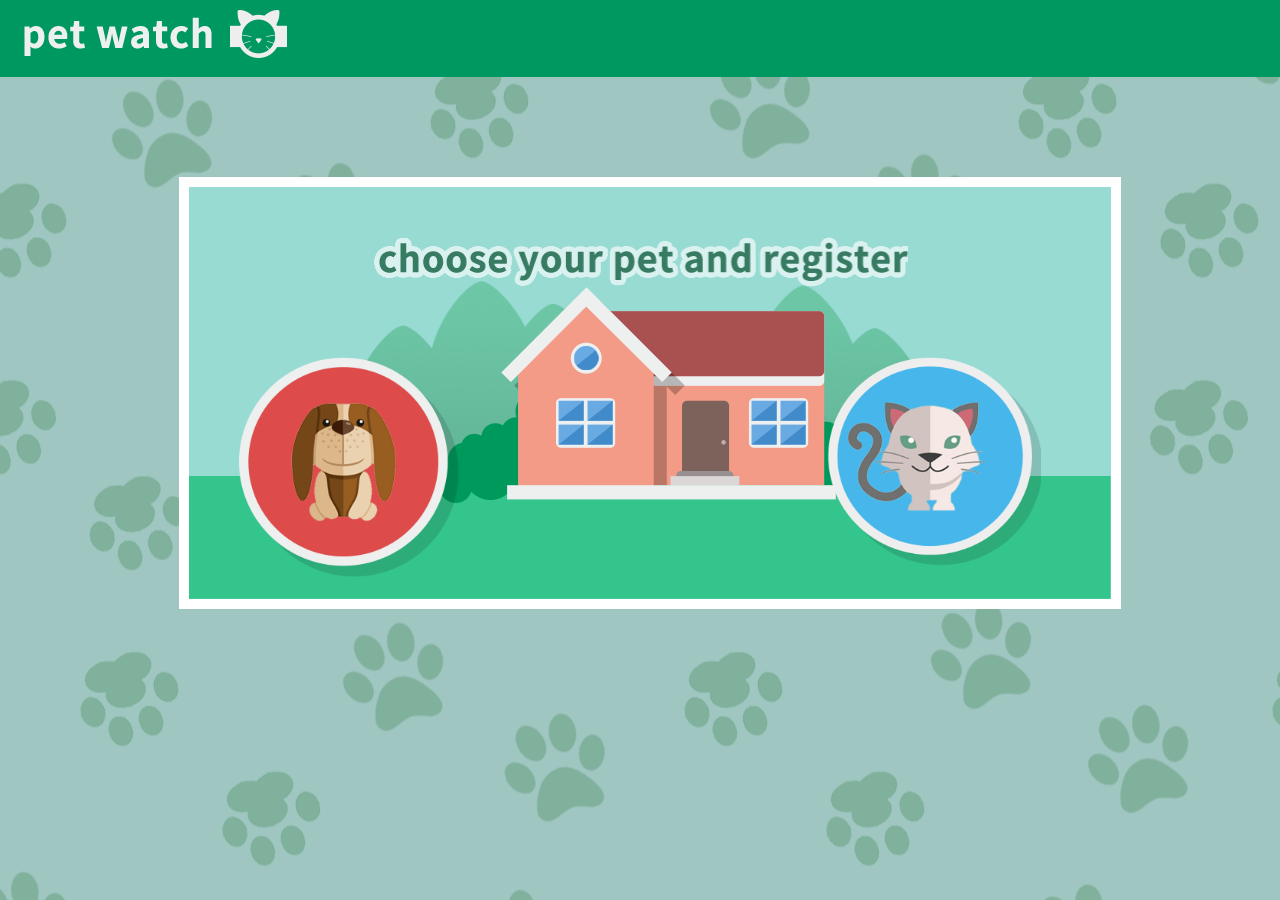
<file: page/main_html/index.html>
<!DOCTYPE html>
<html lang="en">
<head>
    <meta charset="UTF-8">
    <title>welcome!</title>
    <link href="../main_css/index_css.css" rel="stylesheet" type="text/css">
</head>
<body>
<div class="top"><img src="../images/top.png"></div>
<div class="container">
    <img src="../images/bg3.png">
    <div class="word"></div>
    <div class="dog"><img src="../images/dog.png"></div>
    <div class="cat"><img src="../images/cat.png"></div>
    <div class="house"></div>
</div>
<div class="demo">


<div class="login" style="margin-top:50px;">

    <div class="header">
        <div class="switch" id="switch"><a class="switch_btn_focus" id="switch_qlogin" href="javascript:void(0);" tabindex="7">快速登录</a>
            <a class="switch_btn" id="switch_login" href="javascript:void(0);" tabindex="8">快速注册</a><div class="switch_bottom" id="switch_bottom" style="position: absolute; width: 64px; left: 0px;"></div>
        </div>
    </div>


    <div class="web_qr_login" id="web_qr_login" style="display: block; height: 235px;">

        <!--登录-->
        <div class="web_login" id="web_login">
            <div class="login-box">
                <div class="login_form">
                    <form action="#" name="loginform" accept-charset="utf-8" id="login_form" class="loginForm" method="POST"><input type="hidden" name="did" value="0"/>
                        <input type="hidden" name="to" value="log"/>
                        <div class="uinArea" id="uinArea">
                            <label class="input-tips" for="u">手机：</label>
                            <div class="inputOuter" id="uArea">

                                <input type="text" id="u" name="username" class="inputstyle"/>
                            </div>
                        </div>
                        <div class="pwdArea" id="pwdArea">
                            <label class="input-tips" for="p">密码：</label>
                            <div class="inputOuter" id="pArea">

                                <input type="password" id="p" name="password" class="inputstyle"/>
                            </div>
                        </div>

                        <div style="padding-left:30px;margin-top:50px;"><input type="button" value="登 录" style="width:150px;" class="button_blue" onclick="login()"/></div>
                    </form>
                </div>

            </div>

        </div>
        <!--登录end-->
    </div>

    <!--注册-->
    <div class="qlogin" id="qlogin" style="display: none; ">

        <div class="web_login"><form name="form2" id="regUser" accept-charset="utf-8"  action="#" method="post">
            <input type="hidden" name="to" value="reg"/>
            <input type="hidden" name="did" value="0"/>
            <ul class="reg_form" id="reg-ul">
                <div id="userCue" class="cue">快速注册请注意格式</div>
                <li>

                    <label for="username"  class="input-tips2">昵称：</label>
                    <div class="inputOuter2">
                        <input type="text" id="username" name="username" maxlength="16" class="inputstyle2"/>
                    </div>

                </li>

                <li>
                    <label for="password" class="input-tips2">地址：</label>
                    <div class="inputOuter2">
                        <input type="password" id="password"  name="password" maxlength="16" class="inputstyle2"/>
                    </div>

                </li>

                <li>
                    <label for="gender" class="input-tips2">密码：</label>
                    <div class="inputOuter2">

                        <input type="text" id="gender" name="gender" maxlength="10" class="inputstyle2"/>
                    </div>

                </li>

                <li>
                    <div class="inputArea">
                        <input type="button" id="reg"  style="margin-top:10px;margin-left:85px;" class="button_blue" value="同意协议并注册" onclick="sign_up()"/> <a href="#" class="zcxy" target="_blank">注册协议</a>
                    </div>

                </li><div class="cl"></div>
            </ul></form>


        </div>


    </div>
    <!--注册end-->
</div>
</div>
</body>

<script src="../main_js/jquery-3.1.0.min.js" type="text/javascript"></script>
<script src="../main_js/index_js.js" type="text/javascript" ></script>
</html>
</file>
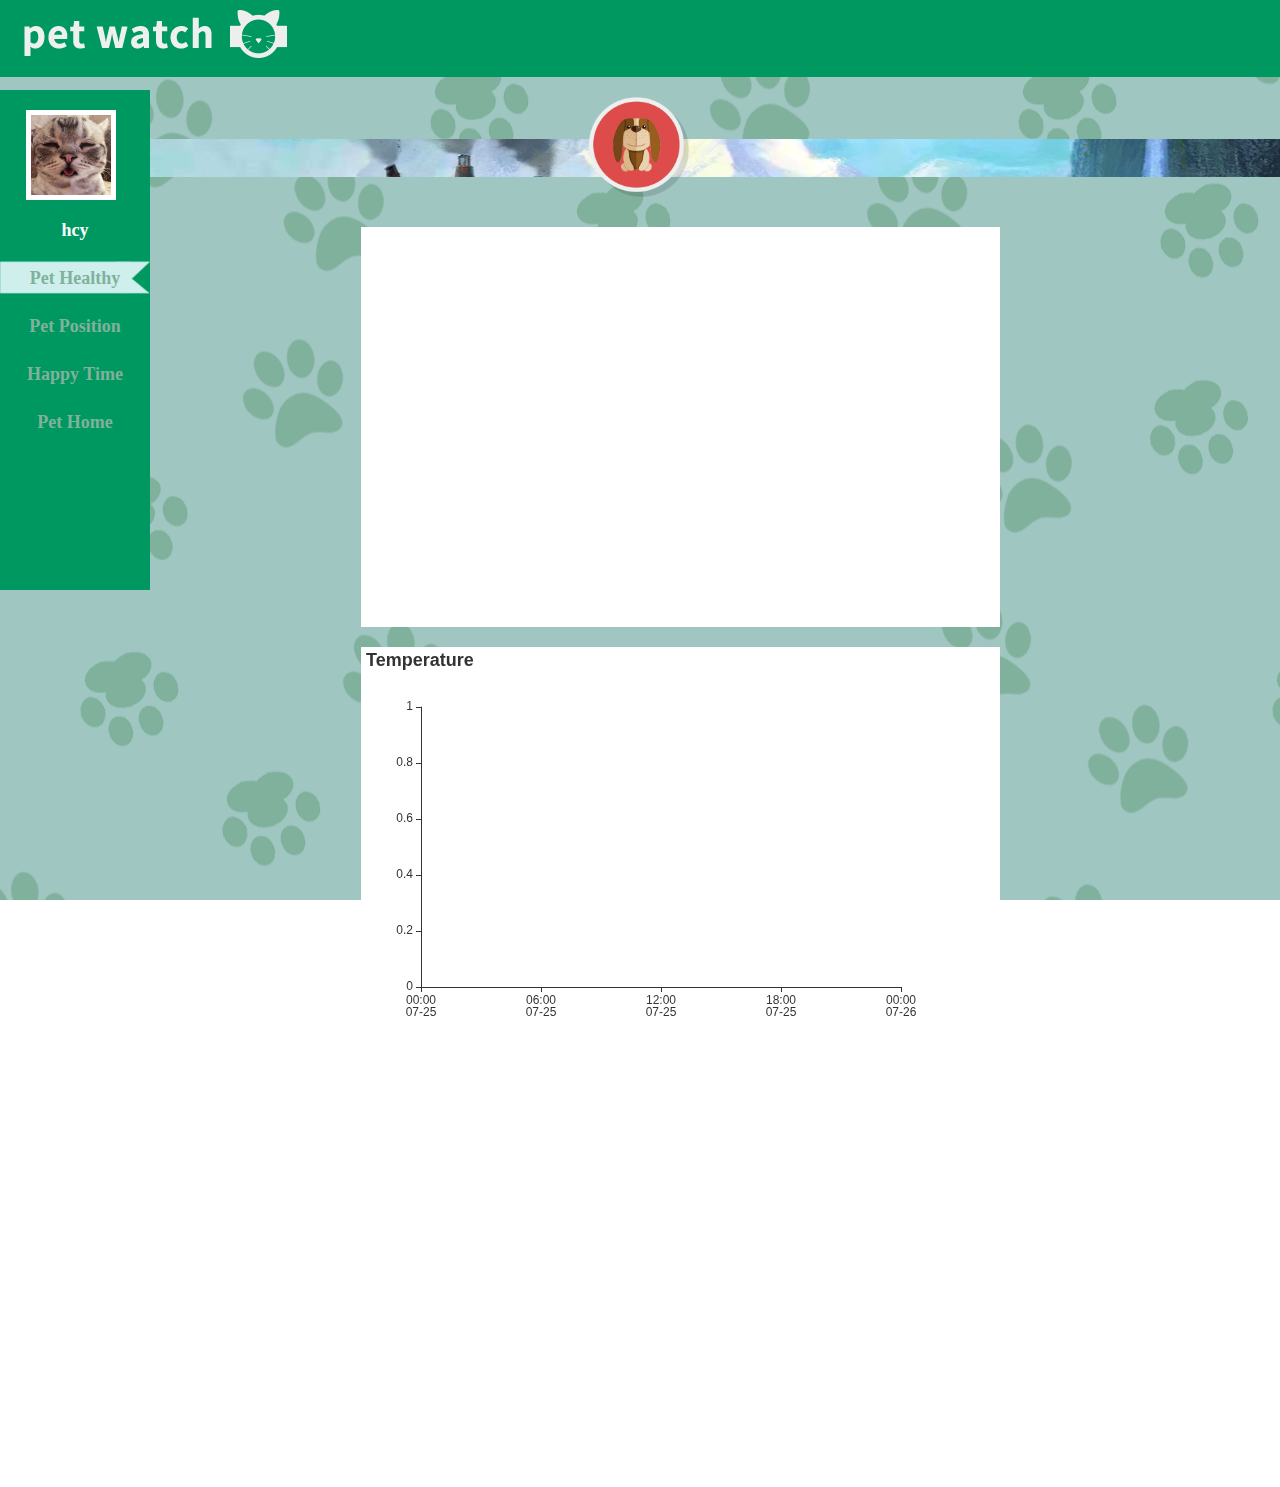
<file: page/main_html/health.html>
<!DOCTYPE html>
<html>
	<head>
		<meta charset="utf-8" />
		<title>健康信息</title>
		<link rel="stylesheet" href="../main_css/style.css" />
		<link rel="stylesheet" href="../main_css/health.css" />
		<link href="../main_css/common.css" rel="stylesheet" type="text/css">
	</head>
	<body>
	<div class="top"><img src="../images/top.png"></div>
	<div class="top2">
		<div class="dog">
			<img src="../images/dog.png">
		</div>
	</div>
	<div class="nav">
		<a href="My_Center.html"><div class="photo"><img src="../images/cat/cat.jpg"></div></a>
		<a href="My_Center.html"><div class="name"><p style="color:#ffffff;z-index: 99">hcy</p></div></a>
		<a href="health.html"><div class="healthy" id="bt1"><p style="color: #80b19c;z-index: 1">Pet Healthy</p></div></a>
		<a href="position.html"><div class="position" id="bt2"><p style="color: #80b19c;z-index: 1">Pet Position</p></div></a>
		<a href="timer.html"><div class="happy_time" id="bt3"><p style="color: #80b19c;z-index: 1">Happy Time</p></div></a>
		<a href="petHome.html"><div class="home" id="bt4"><p style="color: #80b19c;z-index: 1">Pet Home</p></div></a>
		<div class="label"></div>
	</div>
		<div class="container_lj">
			<div class="content_wrap">
				<div class="info_wrap">
					<div id="heartRate" style="width:600px;height:400px;"></div>
				</div>
				<div class="info_wrap ">
					<div id="temperature" style="width:600px;height:400px;"></div>
				</div>
				<div class="info_wrap ">
					<div id="activityMount" style="width:600px;height:400px;"></div>
				</div>
			</div>
			<div class="clear"></div>
		</div>
		<script type="text/javascript" src="../main_js/js/jquery.js" ></script>
		<script type="text/javascript" src="../main_js/js/echarts.js" ></script>
		<script type="text/javascript" src="../main_js/js/health.js" ></script>
	<script src="../main_js/after_js.js" type="text/javascript" ></script>
	</body>
</html>
</file>
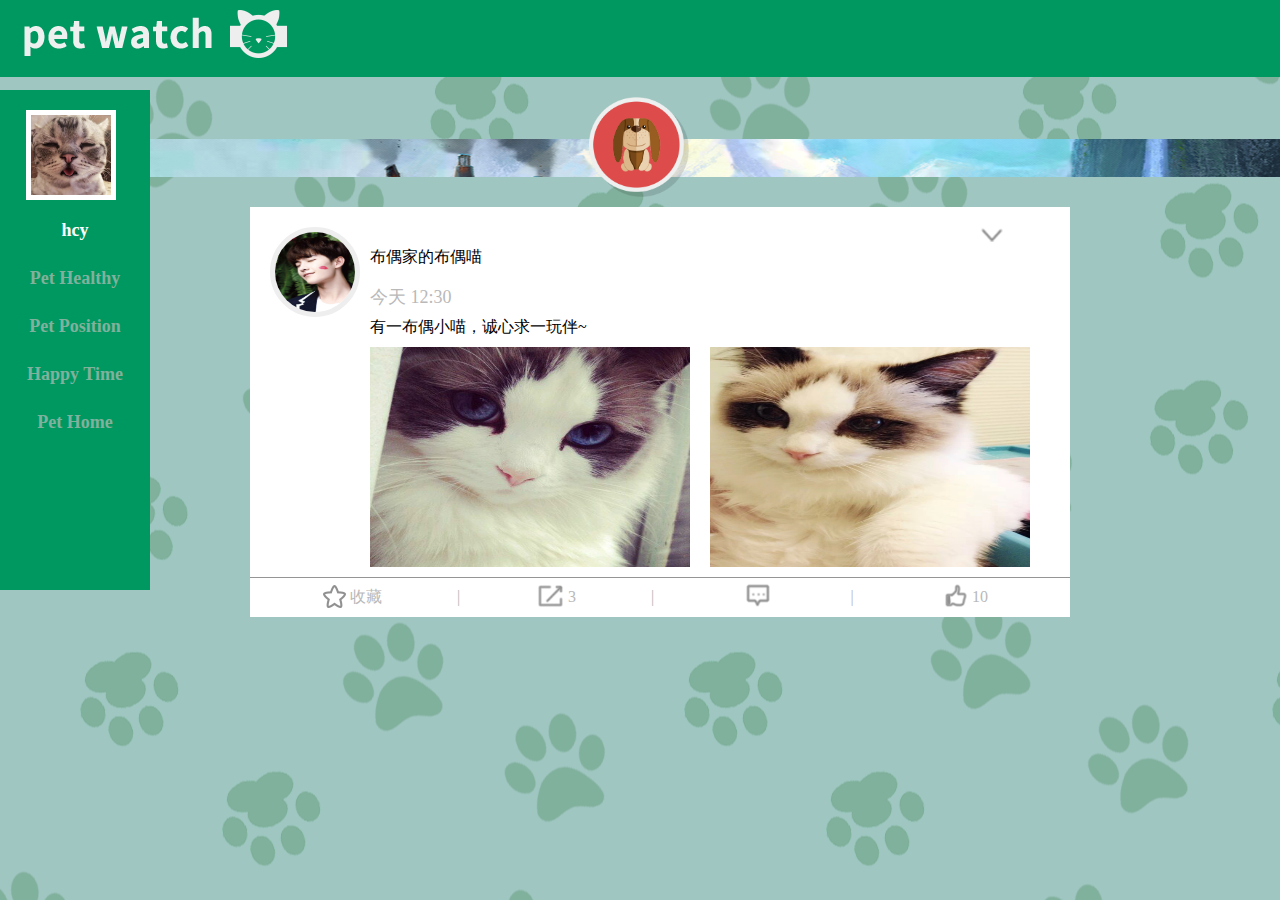
<file: page/main_html/index_after.html>
<!DOCTYPE html>
<html lang="en">
<head>
    <meta charset="UTF-8">
    <title>welcome to!</title>
    <link href="../main_css/index_after_css.css" rel="stylesheet" type="text/css">
    <link href="../main_css/common.css" rel="stylesheet" type="text/css">
</head>
<body>
<div class="top"><img src="../images/top.png"></div>
<div class="top2">
    <div class="dog">
        <img src="../images/dog.png">
    </div>
</div>
<div class="nav">
    <a href="My_Center.html"><div class="photo"><img src="../images/cat/cat.jpg"></div></a>
    <a href="My_Center.html"><div class="name"><p style="color:#ffffff;z-index: 99">hcy</p></div></a>
    <a href="health.html"><div class="healthy" id="bt1"><p style="color: #80b19c;z-index: 1">Pet Healthy</p></div></a>
    <a href="position.html"><div class="position" id="bt2"><p style="color: #80b19c;z-index: 1">Pet Position</p></div></a>
    <a href="timer.html"><div class="happy_time" id="bt3"><p style="color: #80b19c;z-index: 1">Happy Time</p></div></a>
    <a href="petHome.html"><div class="home" id="bt4"><p style="color: #80b19c;z-index: 1">Pet Home</p></div></a>
    <div class="label" style="display: none;"></div>
</div>
<!--模板-->
<div class="container">
    <div class="c_photo"><img src="../images/show_left.jpeg"> </div>
    <div class="header">
        <div class="title">布偶家的布偶喵</div>今天 12:30
    </div>
    <div class="intro">有一布偶小喵，诚心求一玩伴~</div>
    <div class="show">
        <div class="show_left"><img src="../images/cat/cat2.jpg"></div>
        <div class="show_right"><img src="../images/cat/cat3.jpeg"></div>
    </div>
    <div class="bottom">
        <div class="line"></div>
        <div class="collect"><img src="../images/icon/collect.png"> <p>收藏</p></div>
        <div class="share"><img src="../images/icon/share.png"><p>&nbsp;3</p></div>
        <div class="comment" ><img src="../images/icon/comment.png"><p>&nbsp;</p></div>
        <div class="like"><img src="../images/icon/like.png"><p>&nbsp;10</p></div>
    </div>
        <!-- 评论框 start -->
    <div class="ds-thread" data-thread-key="index_after" data-title="petwatch" data-url="https://www.baidu.com/" style="width:820px; "></div>
        <!-- 评论框 end -->

    <div class="more">
        <img src="../images/icon/more.png">
    </div>
    <textarea class="announce" style="width: 610px;height: 200px;background-color: #FFFFFF;border: 1px solid #009861;border-radius: 5px;position: absolute;top: 50px;right: 90px;outline: medium;display: none;colo：#394f46" name=""></textarea>
    <input class="input-ann" type="button" value="发表" style="width: 80px;height: 30px;position: absolute;top: 223px;right: 100px;background-color: #009861;color: #FFFFFF;font-size: 20px;
    border: 2px #009861 solid;text-align: center;line-height: 30px; border-radius: 5px;outline: medium;display: none;">
</div>
<!--模板结束-->

<!--<div class="load-next-page">加载更多</div>-->



<script type="text/javascript">
    var duoshuoQuery = {short_name:"hanchuyi"};
    (function() {
        var ds = document.createElement('script');
        ds.type = 'text/javascript';ds.async = true;
        ds.src = (document.location.protocol == 'https:' ? 'https:' : 'http:') + '//static.duoshuo.com/embed.js';
        ds.charset = 'UTF-8';
        (document.getElementsByTagName('head')[0]
        || document.getElementsByTagName('body')[0]).appendChild(ds);
    })();
</script>

</body>
<script src="../main_js/jquery-3.1.0.min.js" ></script>
<script src="../main_js/data_after.js"></script>
<script src="../main_js/after_js.js" type="text/javascript" ></script>
</html>
</file>
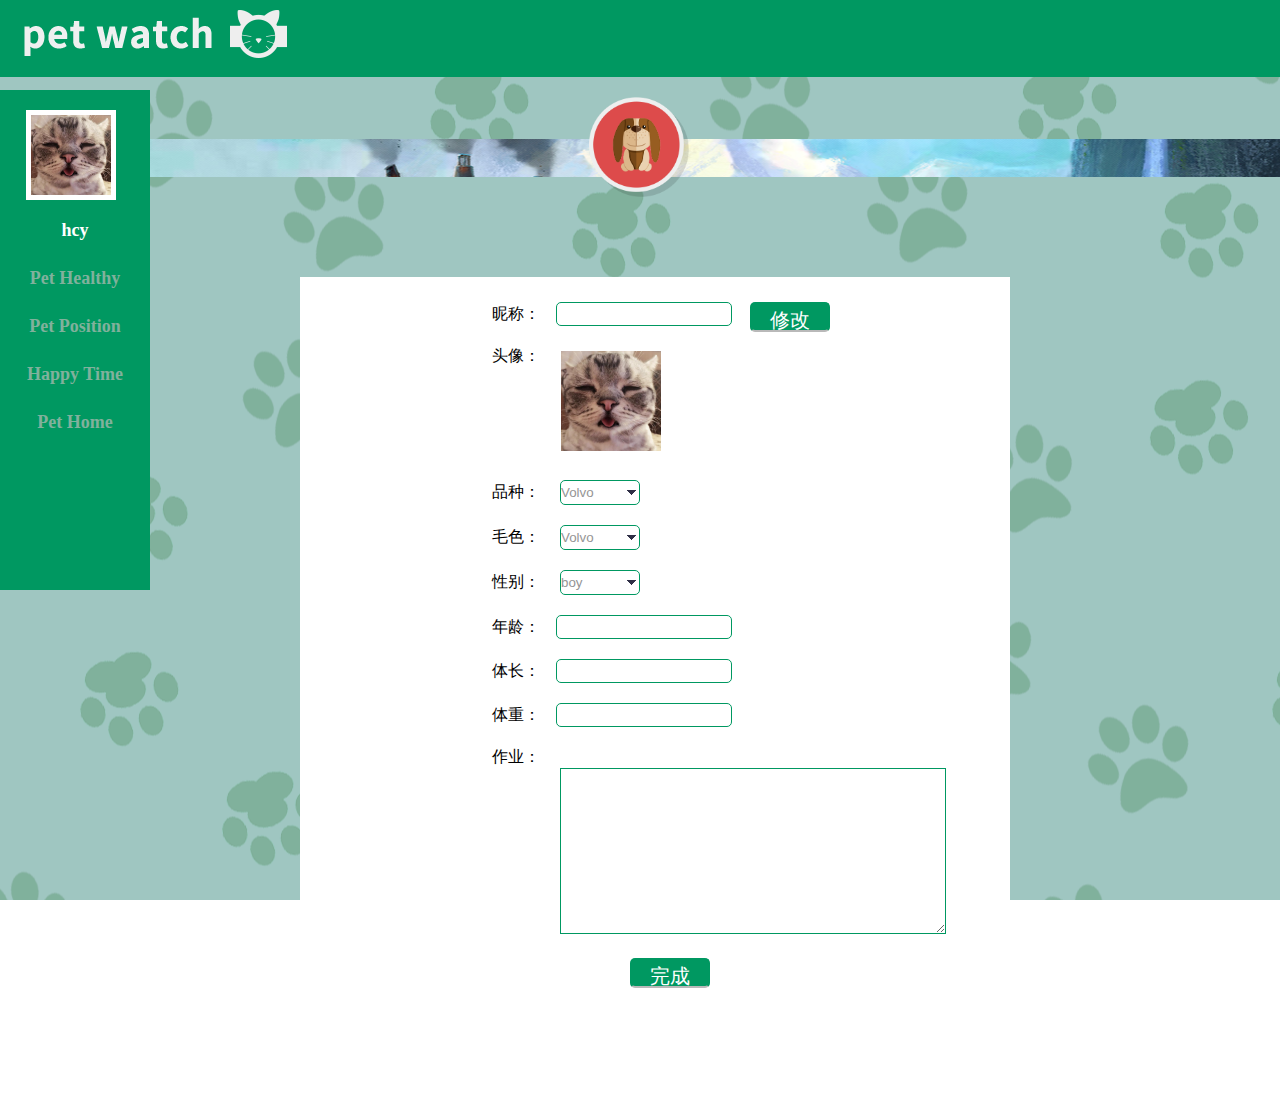
<file: page/main_html/My_Center.html>
<!DOCTYPE html>
<html lang="en">
<head>
    <meta charset="UTF-8">
    <title>My Center</title>
    <link href="../main_css/My_Center_css.css" rel="stylesheet" type="text/css">
    <link href="../main_css/common.css" rel="stylesheet" type="text/css">
</head>
<body>
<div class="top"><img src="../images/top.png"></div>
<div class="top2">
    <div class="dog">
        <img src="../images/dog.png">
    </div>
</div>
<div class="nav">
    <a href="My_Center.html"><div class="photo"><img src="../images/cat/cat.jpg"></div></a>
    <a href="My_Center.html"><div class="name"><p style="color:#ffffff;z-index: 99">hcy</p></div></a>
    <a href="health.html"><div class="healthy" id="bt1"><p style="color: #80b19c;z-index: 1">Pet Healthy</p></div></a>
    <a href="position.html"><div class="position" id="bt2"><p style="color: #80b19c;z-index: 1">Pet Position</p></div></a>
    <a href="timer.html"><div class="happy_time" id="bt3"><p style="color: #80b19c;z-index: 1">Happy Time</p></div></a>
    <a href="petHome.html"><div class="home" id="bt4"><p style="color: #80b19c;z-index: 1">Pet Home</p></div></a>
    <div class="label" style="display: none;"></div>
</div>

<div class="all">
    <div id="personalpage">
        <a href=""><input class="change" type="button" value="修改"></a>
        <div id="nickname" class="content">
            &nbsp&nbsp&nbsp昵称：&nbsp&nbsp&nbsp&nbsp<input type="text"/>
        </div>
        <div id="picture" class="content">
            <span> &nbsp&nbsp&nbsp头像：&nbsp&nbsp&nbsp&nbsp</span>
            <img src="../images/cat/cat.jpg" style="width: 100px;height: 100px;border: 5px solid #ffffff; ">
        </div>
        <div id="petsclass" class="content">
            &nbsp&nbsp&nbsp品种： &nbsp&nbsp&nbsp
            <select name="pets">
                <option value="volvo">Volvo</option>
                <option value="saab">Saab</option>
                <option value="fiat">Fiat</option>
                <option value="audi">Audi</option>
            </select>
        </div>
        <div id="furcolor" class="content">
            &nbsp&nbsp&nbsp毛色： &nbsp&nbsp&nbsp
            <select name="fur">
                <option value="volvo">Volvo</option>
                <option value="saab">Saab</option>
                <option value="fiat">Fiat</option>
                <option value="audi">Audi</option>
            </select>
        </div>
        <div id="gender" class="content">
            &nbsp&nbsp&nbsp性别： &nbsp&nbsp&nbsp
            <select name="gender">
                <option value="volvo">boy</option>
                <option value="saab">gril</option>
                <option value="fiat">don't know</option>
            </select>
        </div>
        <div id="age" class="content">
            &nbsp&nbsp&nbsp年龄：&nbsp&nbsp&nbsp&nbsp<input type="text" />
        </div>
        <div id="length" class="content">
            &nbsp&nbsp&nbsp体长：&nbsp&nbsp&nbsp&nbsp<input type="text" />
        </div>
        <div id="weight" class="content">
            &nbsp&nbsp&nbsp体重：&nbsp&nbsp&nbsp&nbsp<input type="text" />
        </div>
        <div id="homework" class="content">
            <span> &nbsp&nbsp&nbsp作业：&nbsp&nbsp&nbsp&nbsp</span>
            <textarea name="" >
        </textarea>
        </div>
        <div id="finish">
            <a href=""><input type="button" value="完成" class="complete" ></a>
        </div>

    </div>
</div>
</body>
<script src="../main_js/jquery-3.1.0.min.js" ></script>
<script src="../main_js/after_js.js" type="text/javascript" ></script>

</html>
</file>
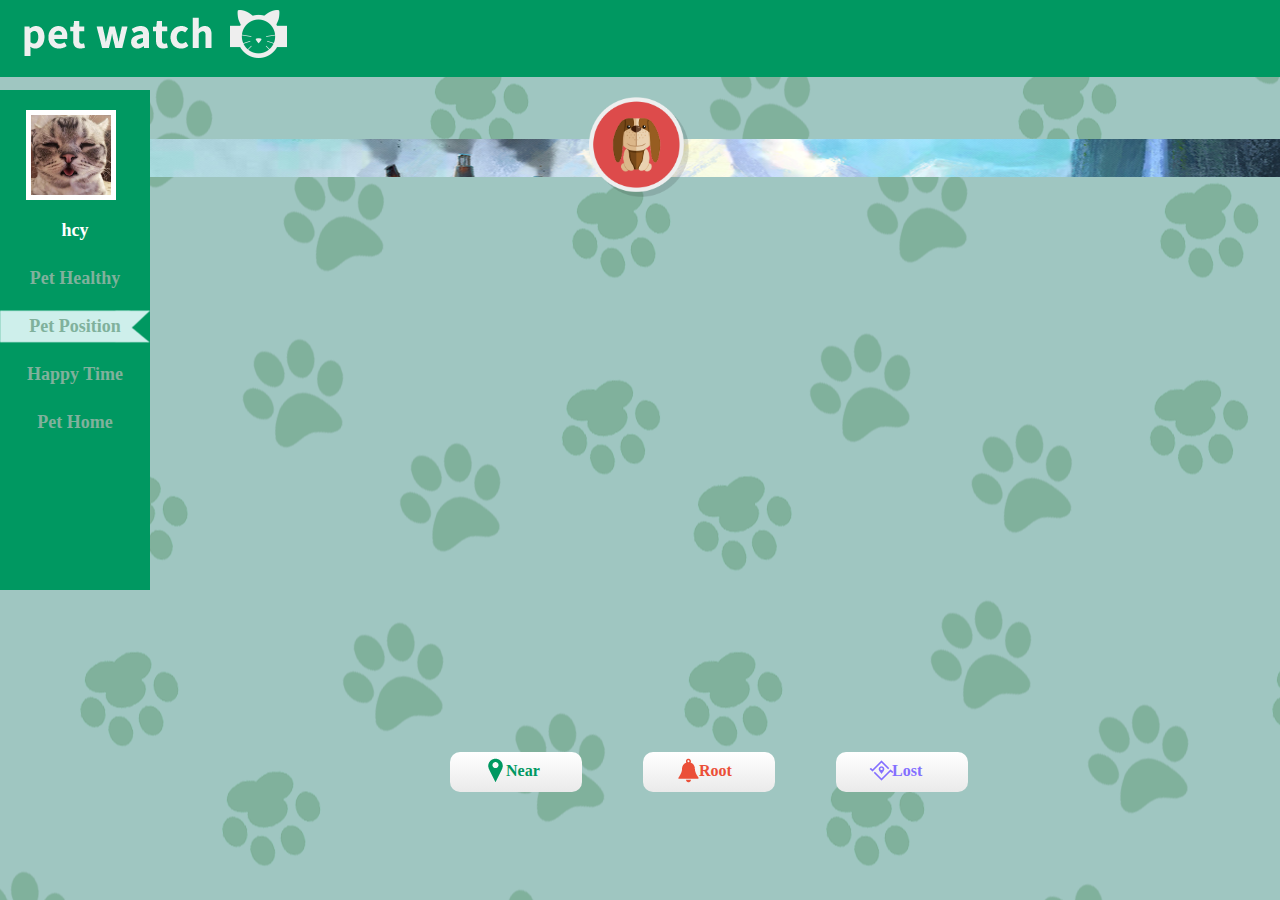
<file: page/main_html/position.html>
<!DOCTYPE html>
<html>
	<head>
		<meta http-equiv="content-type" content="text/html; charset=UTF-8"/>
		<meta charset="utf-8" />
		<title>位置信息</title>
		<link rel="stylesheet" href="../main_css/style.css" />
		<link rel="stylesheet" href="../main_css/position.css" />
		<script type="text/javascript" src="http://api.map.baidu.com/api?v=2.0&ak=ySfNqNFmzBWySUrDi5UWjt7fHZPcBWNg"></script>
		<script type="text/javascript" src="http://api.map.baidu.com/library/AreaRestriction/1.2/src/AreaRestriction_min.js"></script>
		<script type="text/javascript" src="http://api.map.baidu.com/library/CurveLine/1.5/src/CurveLine.min.js"></script>
		<link href="../main_css/common.css" rel="stylesheet" type="text/css">
	</head>
	<body>
	<div class="top"><img src="../images/top.png"></div>
	<div class="top2">
		<div class="dog">
			<img src="../images/dog.png">
		</div>
	</div>
	<div class="nav">
		<a href="My_Center.html"><div class="photo"><img src="../images/cat/cat.jpg"></div></a>
		<a href="My_Center.html"><div class="name"><p style="color:#ffffff;z-index: 99">hcy</p></div></a>
		<a href="health.html"><div class="healthy" id="bt1"><p style="color: #80b19c;z-index: 1">Pet Healthy</p></div></a>
		<a href="position.html"><div class="position" id="bt2"><p style="color: #80b19c;z-index: 1">Pet Position</p></div></a>
		<a href="timer.html"><div class="happy_time" id="bt3"><p style="color: #80b19c;z-index: 1">Happy Time</p></div></a>
		<a href="petHome.html"><div class="home" id="bt4"><p style="color: #80b19c;z-index: 1">Pet Home</p></div></a>
		<div class="label" style="top: 220px;"></div>
	</div>
		<div class="container_lj">
			<div class="content_wrap">
				<div id="mymap">
					
				</div>
				<div class="map_btn" id="near_btn">
					<img  class="btn_img" src="../images/img/img/position/position_btn.png" />
					<span>Near</span>
				</div>
				<div class="map_btn" id="lost_btn">
					<img class="btn_img" src="../images/img/img/position/clock.png"/>
					<span>Root</span>
				</div>
				<div class="map_btn" id="root_btn">
					<img class="btn_img" src="../images/img/img/position/rout.png"/>
					<span>Lost</span>
				</div>
				
			</div>
		
		<div class="clear"></div>
		</div>
		<script type="text/javascript" src="../main_js/js/jquery.js" ></script>
		<script type="text/javascript" src="../main_js/js/IsInCircle.js" ></script>
		<script type="text/javascript" src="../main_js/js/position.js" ></script>
		<script src="../main_js/after_js.js" type="text/javascript" ></script>
	</body>
</html>
</file>
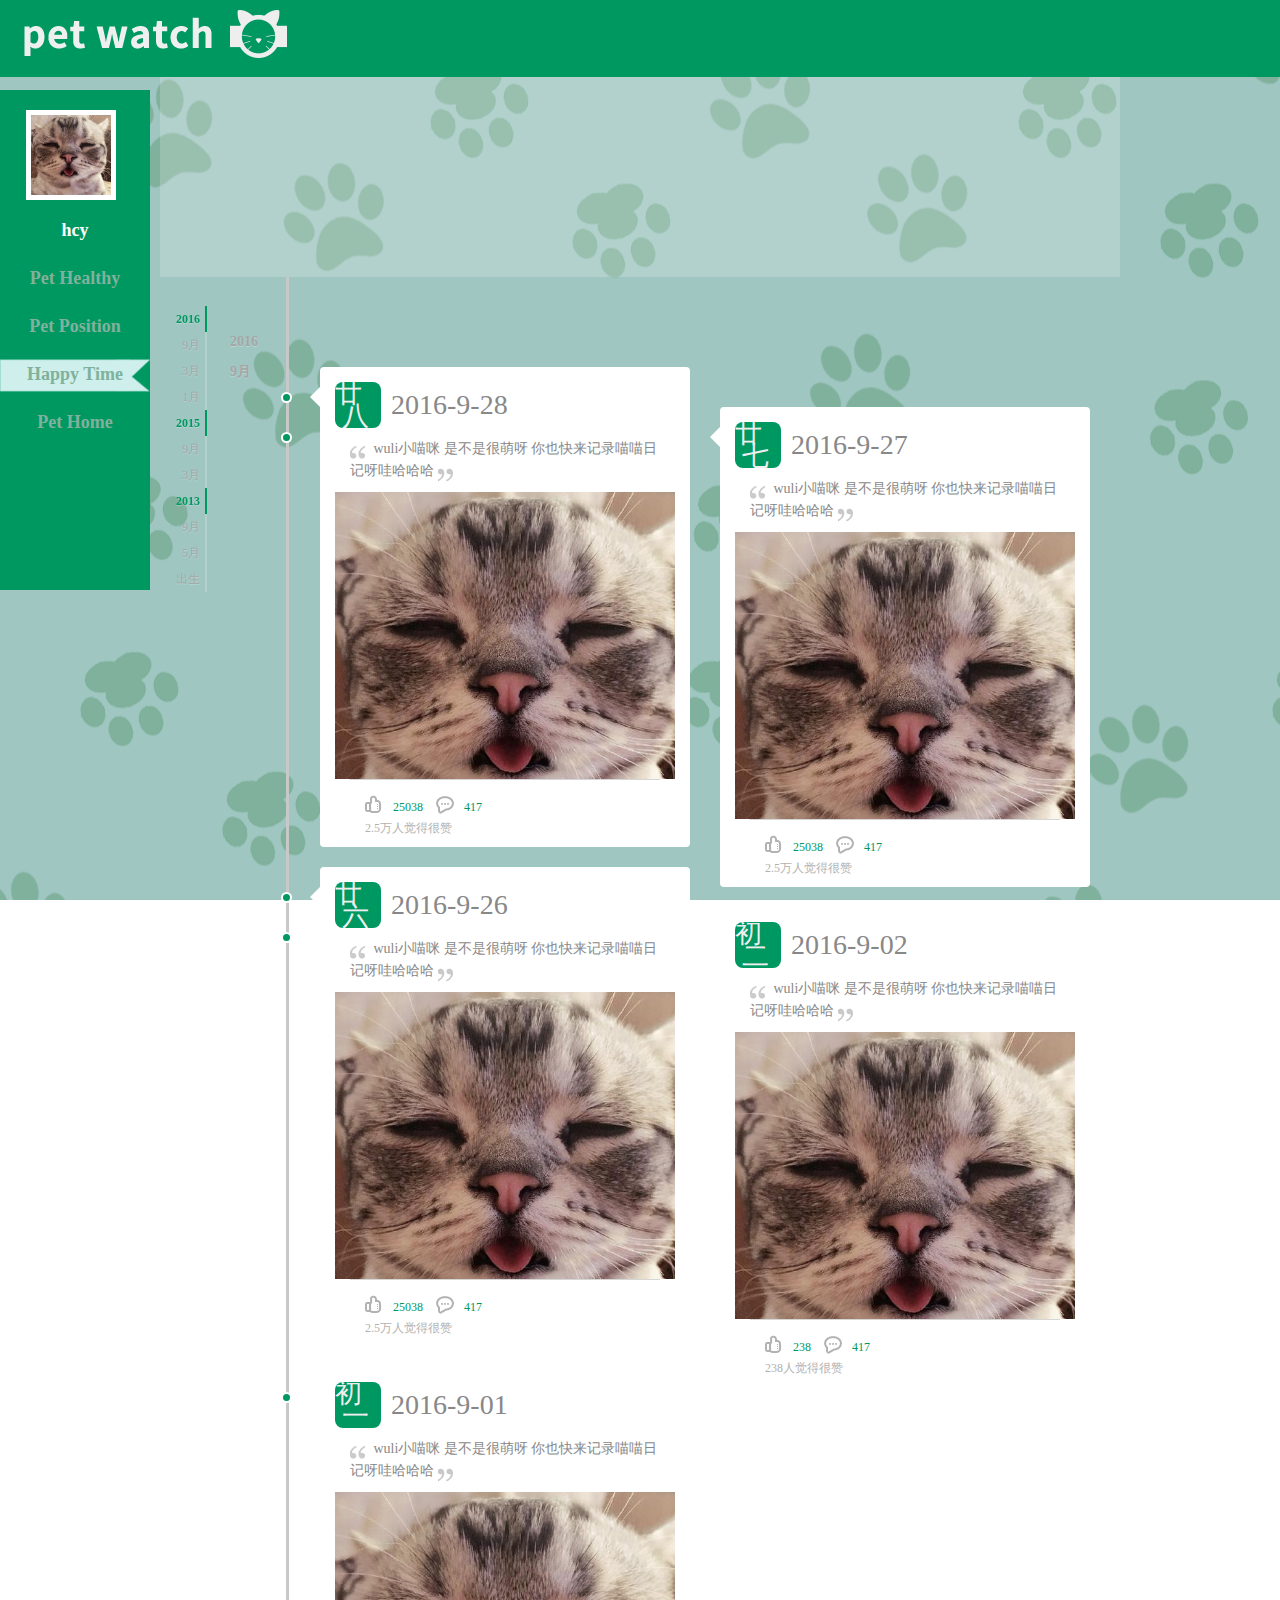
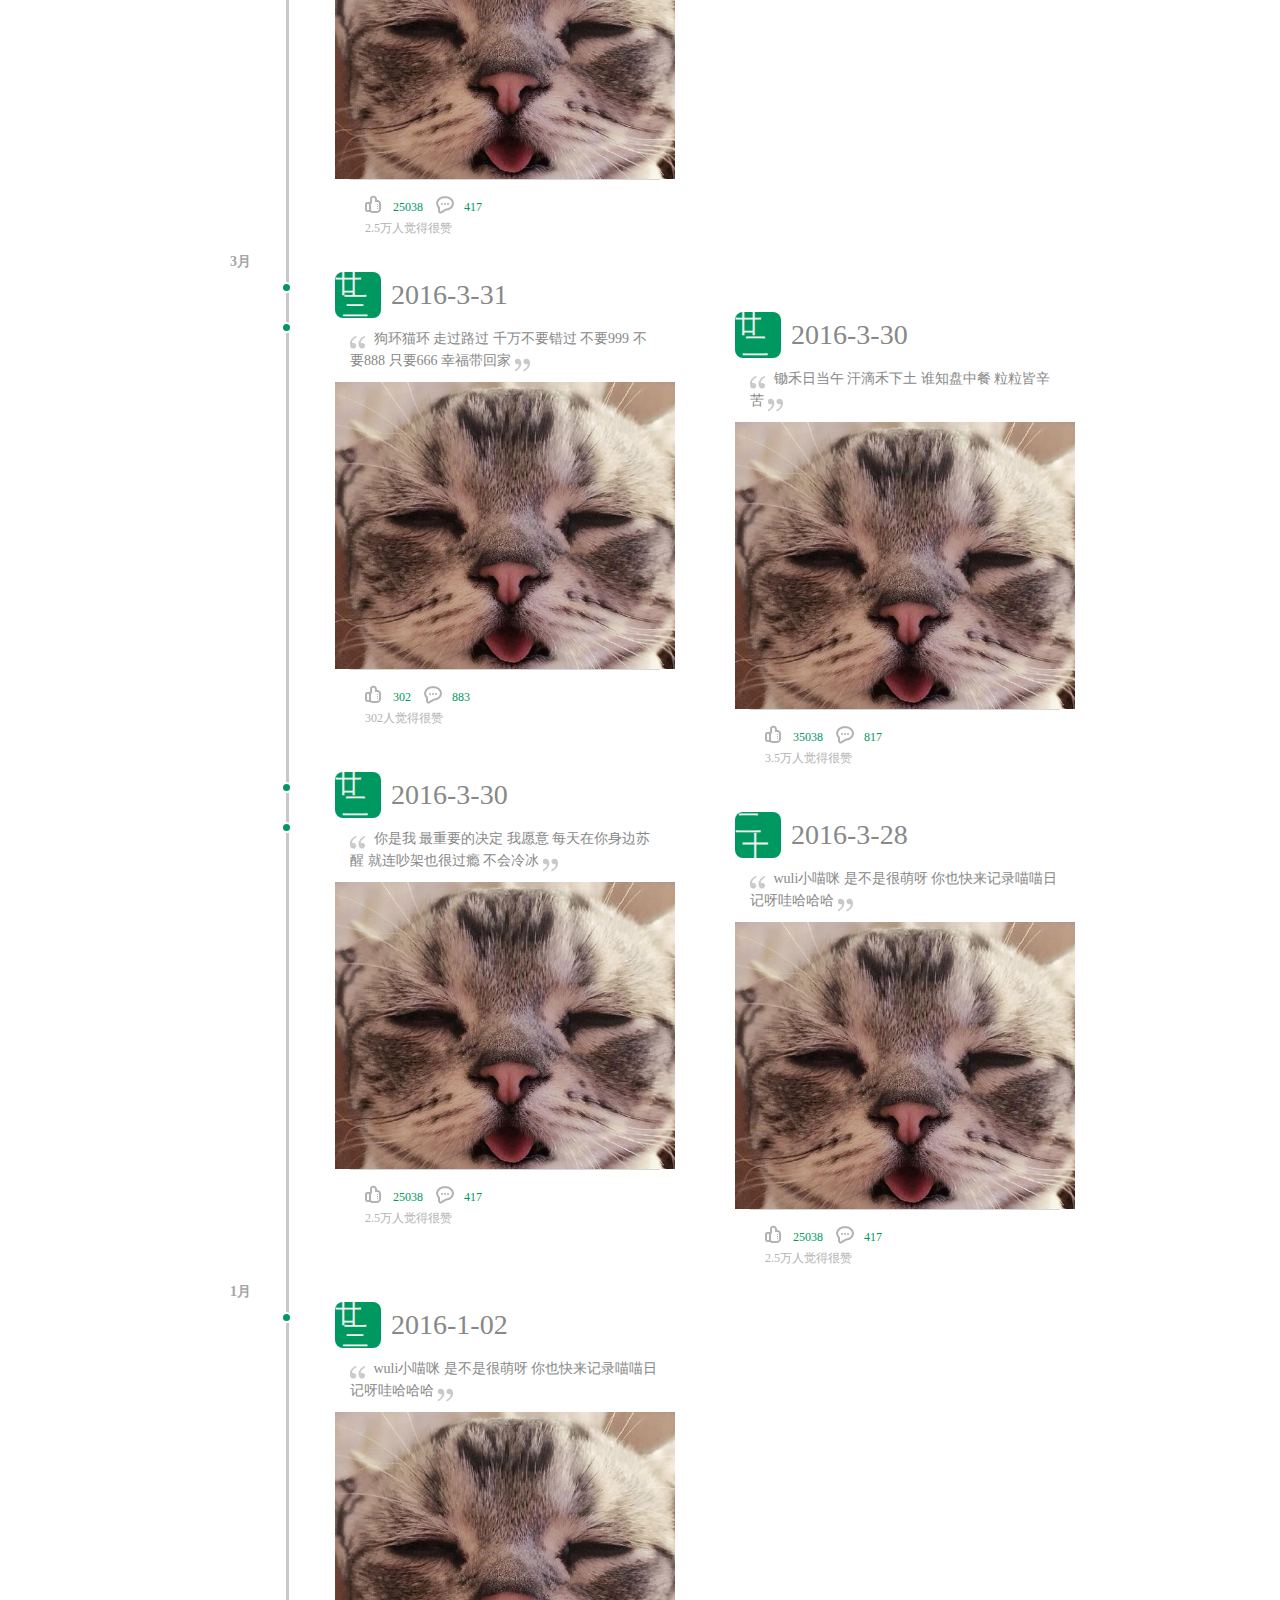
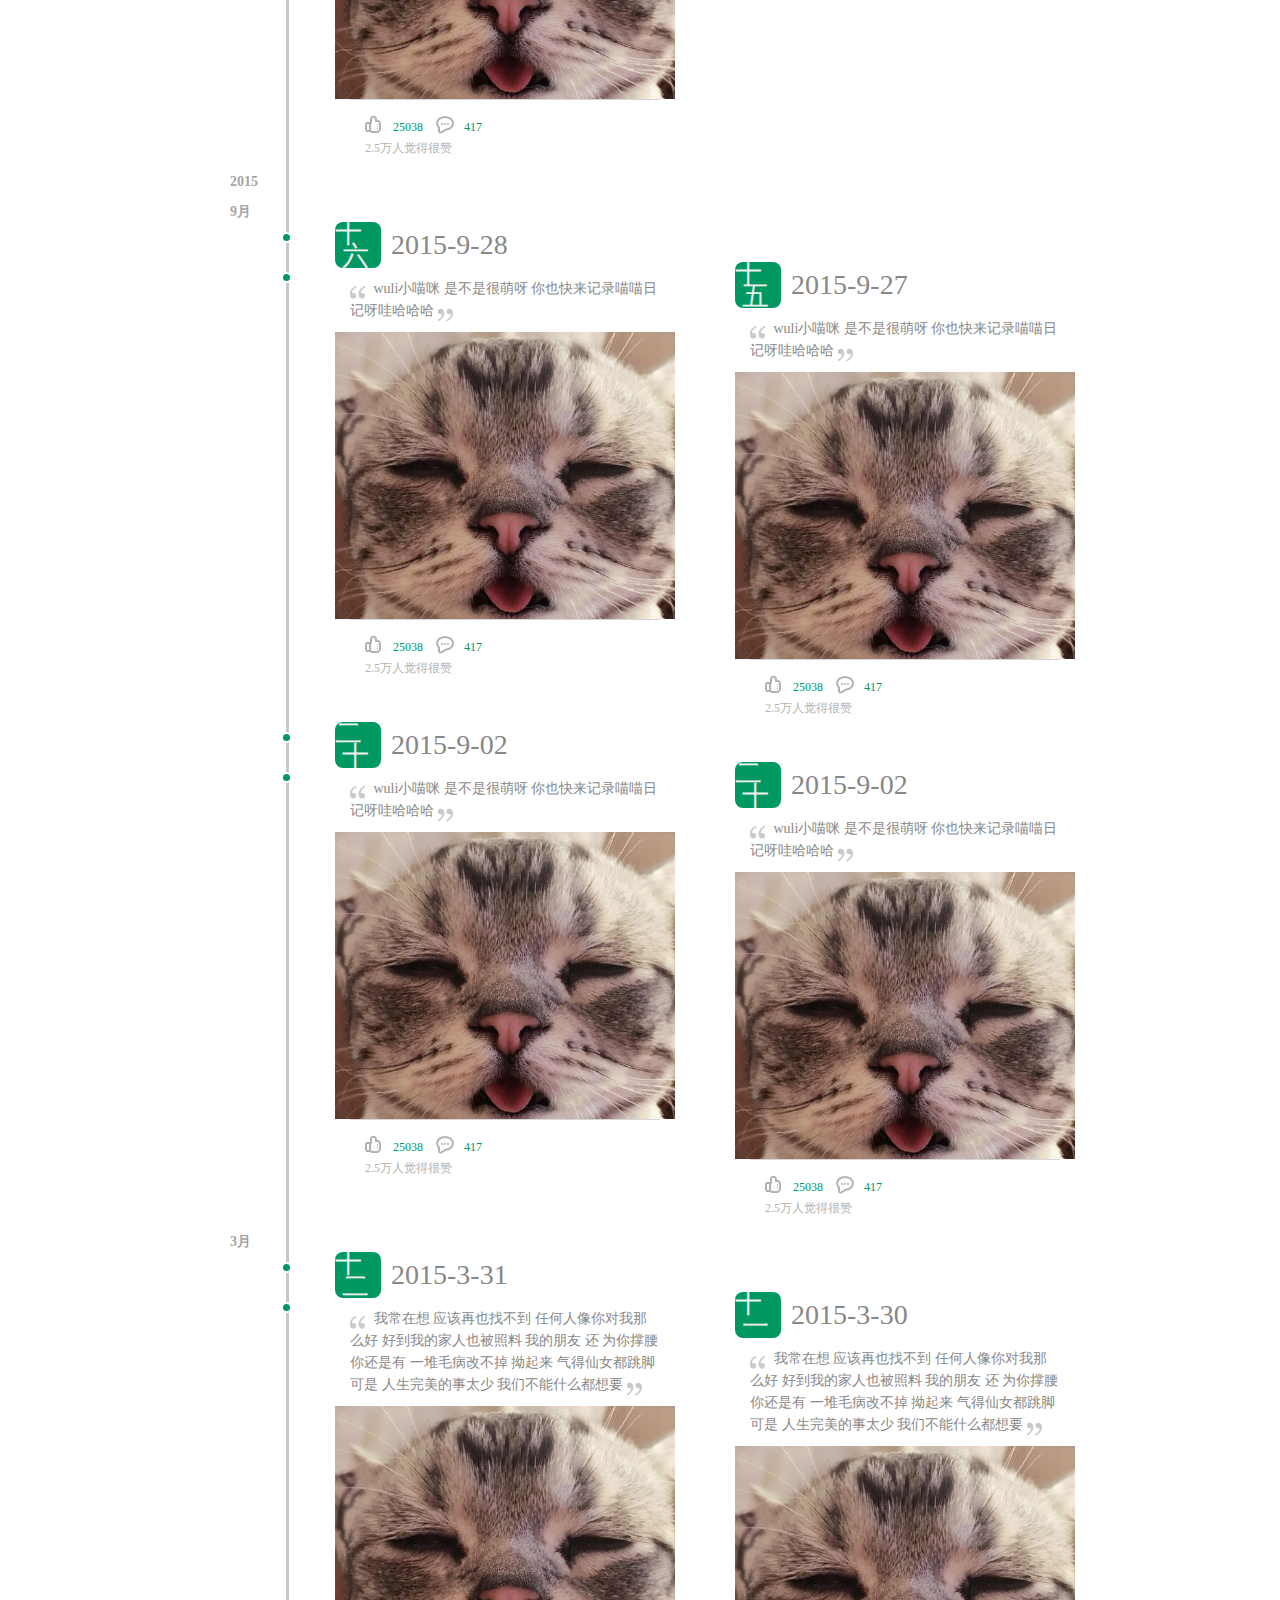
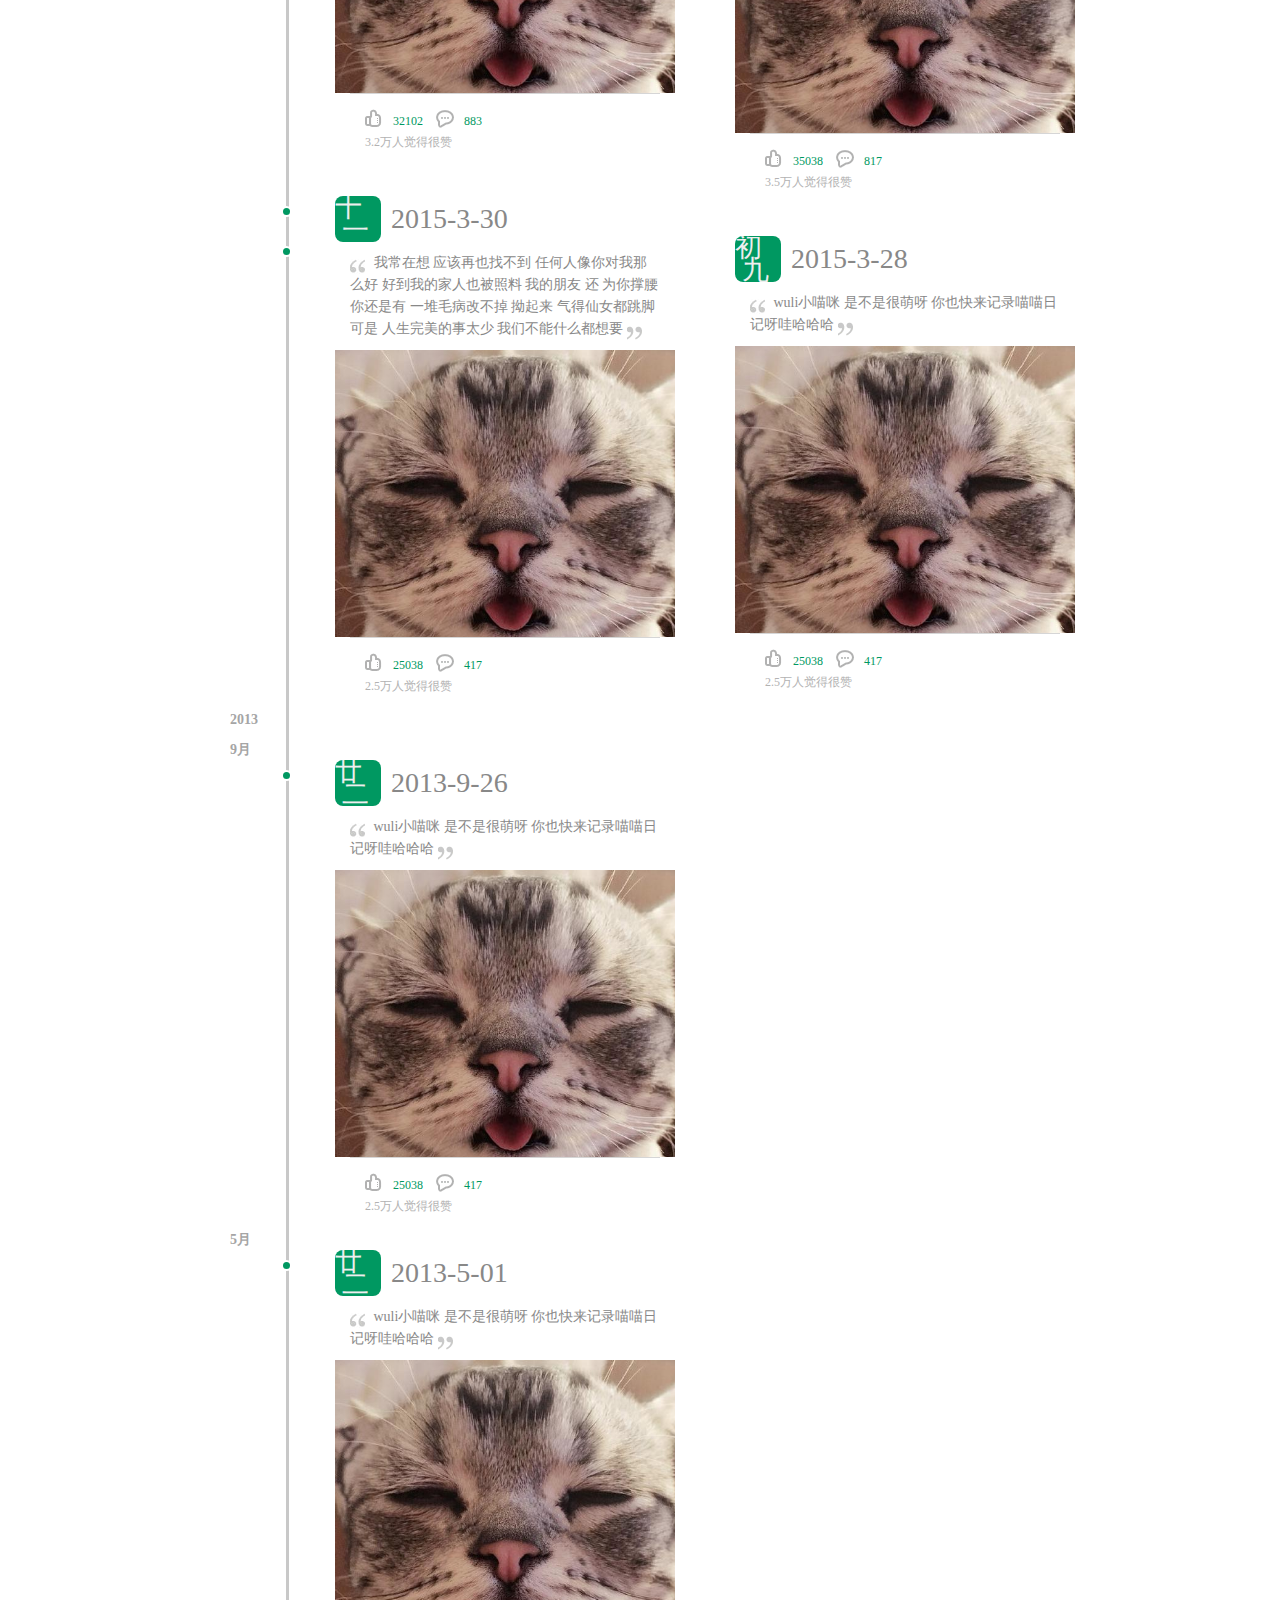
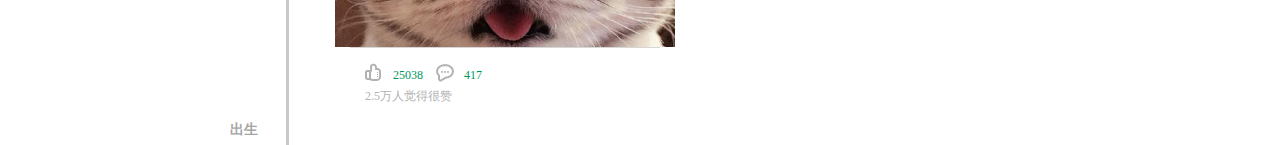
<file: page/main_html/timer.html>
<!DOCTYPE html>
<html lang="en">
<head>
    <meta charset="UTF-8">
    <title>happyTime</title>
    <link href="../main_css/timer.css" rel="stylesheet" type="text/css">
    <link href="../main_css/common.css" rel="stylesheet" type="text/css">
</head>
<body>
<!--模板-->
<!--模板的精髓在于 把需要动态变化的内容 用一个特殊字符代替了-->
<div class="hide">
    <!--时序菜单的模板-->
    <div id="tpl_scrubber_year">
        <a href="javascript:;" class="scrubber_year current" id="scrubber_year_{year}" onclick="show_year({year})" >{year}</a><!--把年份替换掉-->
        {list}<!--用月份来替换list-->
    </div>
    <div id="tpl_scrubber_month">
        <a href="javascript:;" class="scrubber_month scrubber_month_in_{year}" id="scrubber_month_{year}_{month}" onclick="show_month({year},{month})">{month}月</a>
    </div>

    <!--日志列表的模板-->
    <div id="tpl_content_year">
         <div class="content_year" id="content_year_{year}">{year}</div>
        {list}
    </div>
    <div id="tpl_content_month">
       <div class="content_month" id="content_month_{year}_{month}">{month}月</div>
        {list}
    </div>
    <div id="tpl_content_item">
        <div class="content_item content_item_{position} {isFirst}">
        <div class="content_item_icon_arrow"></div>
        <div class="content_item_icon_dot">
            <div class="content_item_icon_dot_child"></div>
        </div>
        <div class="content_item_header">
            <div class="content_item_header_title">
                <div class="content_item_header_title_lunar">
                    {lunar}
                </div>{date}
            </div>
            <div class="content_item_header_intro"><i class="ui_icon quote_before"></i>
                {intro}
                <i class="ui_icon quote_after"></i> </div>
            <div class="content_item_media">
                {media}
            </div>
            <div class="content_item_footer">
                <div class="content_item_footer_info">
                    <a href="javascript:;" title="赞"><i class="icon_zan"></i> {like}</a>
                    <a href="javascript:;" title="评论"><i class="icon_pin"></i> {comment}</a>
                </div>
                <div class="content_item_footer_like">{like_format}人觉得很赞</div>
            </div>
        </div><!--日志成员-->
    </div>
        </div>
</div>

<div class="top"><img src="../images/images/top.png"></div>
<div class="nav">
    <a href="My_Center.html"><div class="photo"><img src="../images/cat/cat.jpg"></div></a>
    <a href="My_Center.html"><div class="name"><p style="color:#ffffff;z-index: 99">hcy</p></div></a>
    <a href="health.html"><div class="healthy" id="bt1"><p style="color: #80b19c;z-index: 1">Pet Healthy</p></div></a>
    <a href="position.html"><div class="position" id="bt2"><p style="color: #80b19c;z-index: 1">Pet Position</p></div></a>
    <a href="timer.html"><div class="happy_time" id="bt3"><p style="color: #80b19c;z-index: 1">Happy Time</p></div></a>
    <a href="petHome.html"><div class="home" id="bt4"><p style="color: #80b19c;z-index: 1">Pet Home</p></div></a>
    <div class="label" style="top: 269px;"></div>
</div>
<div class="header"></div>
<div class="container">
    <div class="scrubber" id="scrubber">
        <a href="javascript:;" class="scrubber_year current">2016</a>
        <a href="javascript:;" class="scrubber_month">3月</a>
        <a href="javascript:;" class="scrubber_month">2月</a>
    </div><!--时序菜单列表-->
    <div class="content" id="content">
        <div class="content_year">2016</div>
        <div class="content_month">三月</div>

        <div class="content_item">
            <div class="content_item_icon_arrow"></div>
            <div class="content_item_icon_dot">
                <div class="content_item_icon_dot_child"></div>
            </div>
            <div class="content_item_header">
                <div class="content_item_header_title">
                    <div class="content_item_header_title_lunar">三<br>&nbsp;十</div>2016-9-4
                </div>
                <div class="content_item_header_intro"><i class="ui_icon quote_before"></i> 我们家的第一只喵！喵喵喵~<i class="ui_icon quote_after"></i> </div>
            <div class="content_item_media"><img src="../images/images/dog.png" width="370"> </div>
            <div class="content_item_footer">
                <div class="content_item_footer_info">
                    <a href="javascript:;" title="赞"><i class="icon_zan"></i> (200）</a>
                    <a href="javascript:;" title="评论"><i class="icon_pin"></i> (300)</a>
                </div>
                <div class="content_item_footer_like">500个人觉得很赞</div>
            </div>
        </div><!--日志成员-->
    </div><!--日志内容-->
</div>
</body>
<script src="../main_js/GetLunarDay.js" type="text/javascript"></script>
<script src="../main_js/fx.js" type="text/javascript"></script>
<script src="../main_js/timer_data.js" type="text/javascript"></script>
<script src="../main_js/timer_js.js" type="text/javascript"></script>
</html>
</file>
<file: page/main_css/index_css.css>
body {
    background: url(../images/bg.png) fixed center no-repeat;
    margin:0;
    padding:0;
    padding-top: 77px;
}
.top{
    width:100%;
    height: 77px;
    position: fixed;
    top:0;
    z-index: 99;
}
.container{
    width: 72%;
    height: 412px;
    margin: 100px 14% auto 14% ;
    border: 10px solid #ffffff;
    position:relative;
}
.container img{
    width: 100%;
    height: 412px;
    text-align: center;
    z-index: -1;
}
.word {
    width: 58%;
    height: 50px;
    top: 50px;
    left: 20%;
    position: absolute;
    background: url("../images/choose.png") no-repeat;
    z-index: 99;
}
.dog{
    width: 250px;
    height: 250px;
    position: absolute;
    top: 170px;
    left: 50px;
    z-index: 1;
}
.house{
    width: 500px;
    height: 220px;
    position: absolute;
    top: 100px;
    left: 250px;
    background: url("../images/house.png") no-repeat;
    z-index: 0;
}
.cat{
    width: 250px;
    height: 250px;
    position: absolute;
    top: 170px;
    right: 40px;
    z-index: 1;
}
.dog img{
    width:220px;
    height: 220px;
}
.cat img{
    width: 220px;
    height: 220px;
}

ul {
    padding:0;
    margin:0;
}
ul li {
    list-style-type:none;
}
a {
    text-decoration:none;
}
a:hover {
    text-decoration:none;color:#f00;
}
.cl{ clear: both;}
input[type="text"]:focus, input[type="password"]:focus {
    outline:none;
}
input::-ms-clear {
    display:none;
}
.login {
    margin:0 auto;
    width:370px;
    border:2px solid #eee;
    border-bottom:none;
    position:relative;
    top:100px;

}
.header {
    height:50px;
    border-bottom:1px solid #e2e2e2;
    position:relative;
    font-family:"Microsoft Yahei";
}
.header .switch {
    height:45px;
    position:absolute;
    left:60px;
    bottom:0;
    font-size:16px;
}
.header .switch #switch_qlogin {
    margin-right:85px;
}
.header .switch .switch_btn {
    color:#999;
    display:inline-block;
    height:45px;
    line-height:45px;
    outline:none;
    *hide-focus:expression(this.hideFocus=true);
}
.header .switch .switch_btn_focus {
    color:#333;
    display:inline-block;
    height:45px;
    line-height:45px;
    outline:none;
    *hide-focus:expression(this.hideFocus=true);
}
.header .switch .switch_btn:hover {
    color:#333;
    text-decoration:none;
}
.header .switch .switch_btn_focus:hover {
    text-decoration:none;
}
#switch_bottom {
    position:absolute;
    bottom:-1px;_bottom:-2px;
    border-bottom:2px solid #848484;
}

.web_login {
    width:370px;
    position:relative;
}
#web_login{_left:60px;*left:0;}
.web_login .login_form {
    width:272px;
    margin:0 auto;
}
.web_login .reg_form {
    width:300px;
    margin:0 auto;
}
.web_login .input-tips {
    float:left;
    margin-top:10px;
    width:50px;
    height:42px;
    font-size:16px;
    line-height:42px;
    font-family:"Hiragino Sans GB", "Microsoft Yahei";
}
.web_login .input-tips2 {
    float:left;
    text-align:right;
    padding-right:10px;
    width:75px;
    height:30px;
    font-size:16px;
    margin-top:10px;
    clear:both;
    line-height:30px;
    font-family:"Hiragino Sans GB", "Microsoft Yahei";
}
.web_login .inputOuter {
    width:200px;
    height:42px;
    margin-top:10px;
    float:left;

}
.web_login .inputOuter2 {
    width:200px;
    margin-top:6px;margin-top:5px\9;
    float:left;

}
.web_login .inputstyle {
    width:200px;
    height:38px;
    padding-left:5px;
    line-height:30px;line-height:38px;
    border:1px solid #D7D7D7;
    background:#fff;
    color:#333;border-radius:2px;
    font-family:Verdana, Tahoma, Arial;
    font-size:16px;
    ime-mode:disabled;
}
.web_login input.inputstyle2:focus,.web_login input.inputstyle:focus{border:1px solid #009861;box-shadow:0 0 2px #009861;}
.web_login .inputstyle2 {
    width:200px;
    height:34px;
    padding-left:5px;
    line-height:34px;
    border:1px solid #D7D7D7;
    background:#fff;
    color:#333;border-radius:2px;
    font-family:Verdana, Tahoma, Arial;
    font-size:16px;
    ime-mode:disabled;
}
.web_login .uinArea {
    height:55px;
    position:relative;
    z-index:10;
}
.web_login .pwdArea {
    height:55px;
    margin-bottom:10px;
    position:relative;
    z-index:3;
}
.web_qr_login {
    position:relative;

    overflow:hidden;
}

.cue {
    height:40px;
    line-height:40px;
    font-size:14px;
    border:1px #CCCCCC solid;
    margin-top:10px;margin-bottom:5px;
    text-align:center;
    font-family:"Hiragino Sans GB", "Microsoft Yahei";
}
.login {
    background-color:#ffffff;
}

h1{margin:80px auto 50px auto;text-align:center;color:#fff;margin-left:-25px;font-size:35px;font-weight: bold;text-shadow: 0px 1px 1px #555;}
h1 sup{
    font-size: 18px;
    font-style: normal;
    position: absolute;
    margin-left: 10px;}
.login {border:0;padding:5px 0;
    background: #fff;
    margin: 0 auto;
    -webkit-box-shadow: 1px 1px 2px 0 rgba(0, 0, 0, .3);
    box-shadow: 1px 1px 2px 0 rgba(0, 0, 0, .3);}

.web_login{padding-bottom:20px;}

.jianyi{color:#fff;text-align:center;margin-top:25px;color:#B3B8C4;}
.reg_form li {
    height: 55px;
}
.cue {
    margin-top: 15px;
    margin-bottom: 10px;border:1px solid #eee;border-radius:3px;
}
.web_login input.inputstyle2:focus, .web_login input.inputstyle:focus {
    border: 1px solid #5796f;
    box-shadow: 0 0 0;
}
.web_login .reg_form {
    width: 300px;
    margin: 0 auto;
}
.web_login .inputstyle2 {border-radius:2px;width:210px;}
.web_login .input-tips2 {
    padding-right: 5px;
    width: 80px;_width: 75px;_font-size:12px;}
.button_blue
{
    display:inline-block;
    float:left;
    height:41px;border-radius:4px;
    background:#009861;border:none;
    cursor:pointer;
    border-bottom:3px solid #b9b9b9;
    *border-bottom:none;
    color:#fff;
    font-size:16px;
    padding: 0 10px;
    *width:140px;
    text-align:center;outline:none;
    font-family: "Microsoft Yahei",Arial, Helvetica, sans-serif;
    margin-left: 48px;
    margin-top: -28px;

}
input.button_blue:hover
{
    background: #009861;;
    border-bottom:3px solid #009861;*border-bottom:none;
    color:#fff;
    text-decoration:none;
}
a.zcxy {text-decoration: underline;line-height:58px;margin-left:15px;color: #959ca8;}
.web_login .login_form {margin-top:30px;}
.web_login .uinArea {
    height: 60px;}
.header .switch{left:70px;}

.demo{
    background-color: rgba(10, 10, 10, 0.75);
    height: 100%;
    width: 100%;
    position: absolute;
    left: 0;
    top: 0;
    overflow: auto;
    display: none;
    z-index: 1000;
}
</file>
<file: page/main_css/style.css>
body{
	margin: 0;
	color: #fff;
	background: darkseagreen;
	min-width: 900px;
}
header{
	background: #009861;
	width: 100%;
	height: 75px;
}
.title{
	margin: 0 20px;
	line-height: 75px;
	font-size: 25px;
	font-weight: bold;
	display: inline-block;
}
.logo{
	display: inline-block;
}
.logo img{
	max-height: 50px;
	position: relative;
	top: 19px;
}
.bar{
	margin-top: 10px;
	float: left;
	width: 20%;
	height: 655px;
	min-height: 655px;
	background: #009861;;
}
.container_lj{

	/* height: 675px; */
	min-height: 675px;
	/*background-image: url(../images/img/img/bg.png);*/
	margin-left: 281px;
	margin-top: 130px;
}
.content_wrap{
	width: 80%;
	/*height: 655px;*/
	min-height: 655px;
	float: left;
	position: relative;
	
}
.clear{
	clear: both;
}
.headportrait{
	max-height: 100px;
	border: 5px solid #fff;;
}
.user_name{
	font-size: 16px;
	text-align: center;
}
.user_info{
	width: 100px;
	margin: 10px auto;
}
.btn_info{
	width: 100px;
	margin: 15px auto;
	text-align: center;
}
.btn_info_fouse{
	width: 150px;
	height: 30px;
	line-height: 30px;
	margin: 15px auto;
	text-align: center;
	background-image: url(../images/img/img/label.png);
	background-repeat: no-repeat;
	/*border-radius: 10px;*/
}
.subnav{
	color: #FFFFFF;
	text-decoration: none;
	
}
.submit_btn{
	background: #EAEAEA;
	border: 1px solid #EAEAEA;
	box-shadow: -1px 1px 1px #BBBBBB;
	width: 60px;
	height: 30px;
	margin:  0 auto;
	border-radius: 5px;
	text-align: center;
	line-height: 30px;
	
	
}
</file>
<file: page/main_css/health.css>
.info_wrap{
	width: 80%;
	margin: 20px auto;
}
#heartRate{
	height: 600px;
	width: 600px;
}
.info_wrap{
	background-color: #fff;
}
</file>
<file: page/main_css/common.css>
body {
    background: url(../images/bg.png) fixed center repeat-y;
    margin:0;
    padding:0;
    padding-top: 77px;
    height: auto;
    font-family: "微软雅黑";
}
.top{
    width:100%;
    height: 77px;
    position: fixed;
    top:0;
    z-index: 99;
}
.top2{
    width:100% ;
    height: 100px;
    position: fixed;
    background: url(../images/nav.png) fixed center no-repeat;
    z-index: 1;
}
.dog{
    position: relative;
    left: 46%;
    top: 20px;
}
.dog img{
    width: 100px;
    height: 100px;
}
.nav{
    width: 150px;
    height: 500px;
    position: fixed;
    background-color: #009861;
    top: 90px;
    z-index: 1;

}
.nav a:link{
    text-decoration: none;
    color: #FFFFFF;
}
.photo{
    width: 80px;
    height: 80px;
    border: 5px solid #ffffff;
    margin:20px 26px;
    cursor: pointer;
}
.photo img{
    width: 80px ;
    height: 80px;
    cursor: pointer;
}
.nav p{
    font-weight: bold;
    font-size: 18px;
    text-align: center;
    width: 150px;
    height: 30px;
    cursor: pointer;
}
.label{
    width: 150px;
    height: 33px;
    left: 0;
    top: 171px;
    position: absolute;
    z-index: -1;
    background: url("../images/label.png") no-repeat;
    cursor: pointer;
}
</file>
<file: page/main_css/index_after_css.css>
.container{
    width: 820px;
    height: 410px;
    background: #ffffff;
    position: relative;
    left: 250px;
    top: 120px;
    /*z-index:-1;*/
}
.c_photo{
    width: 80px;
    height: 80px;
    border-radius: 80px;
    position: absolute;
    margin-top: 20px;
    margin-left: 20px;
    border: 5px solid #eeeeee;
}
.c_photo img{
    width: 80px;
    height: 80px;
    border-radius:80px;
}
.header{
    width:400px;
    height: 80px;
    line-height: 40px;
    margin-left: 120px;
    margin-top: 20px;
    float: left;
    color: #b9b9b9;
    font-size: 18px;
}
.title{
    width: 400px;
    height: 40px;
    margin-left: 0px;
    margin-top: 10px;
    line-height: 40px;
    color: black;
    font-size: 16px;
}
.intro{
    width: 400px;
    height: 40px;
    margin-left: 120px;
    margin-top: 10px;
    line-height: 40px;
    color: black;
    font-size: 16px;
}
.show{
    width: 660px;
    height: 250px;
    position: absolute;
    top: 140px;
    left:120px;
}
.show_left{
    width: 320px;
    height: 220px;
    float: left;
}
.show_right{
    width: 320px;
    height: 220px;
    float: left;
    margin-left: 20px;
}
.show img{
    width: 320px;
    height: 220px;
}
.bottom{
    width: 100%;
    height: 70px;
    margin-top: 330px;

}

.collect,.share,.comment,.like{
    width:200px;
    height: 50px;
    float: left;
    text-align: center;
    line-height: 50px;
    color: #b9b9b9;
    margin-left: 4px;
    cursor: pointer;

}
.collect p,.share p,.comment p,.like  p{
    font-size: 16px;
    color: #b9b9b9;
    display: inline;
    line-height: 38px;
    text-align: center;
    vertical-align: top;

}
.collect:after,.share:after,.comment:after{
    content: "|";
    position: relative;
    left: 75px;
    top: -6px;
}
.line{
    width:100% ;
    height: 1px;
    background-color: #959595;
}
.more{
    position: absolute;
    width: 90px;
    height: 90px;
    top: 20px;
    right: 0px;
    cursor: pointer;
}
.load-next-page{
    width: 820px;
    height: 60px;
    background-color: #ffffff;
    position: relative;
    top: 135px;
    left: 250px;
    font-size: 18px;
    text-align: center;
    line-height: 60px;
}
/*.comment_more{*/
    /*width: 820px;*/
    /*height: auto;*/
    /*position: relative;*/
    /*top:-15px;*/
    /*!*display: none;*!*/
/*}*/
#ds-thread{
    width: 820px;
    height: 150px;
}
#ds-thread .ds-powered-by{display:none!important;}
#ds-thread #ds-reset .ds-textarea-wrapper textarea, #ds-thread #ds-reset .ds-textarea-wrapper .ds-hidden-text {
    font-family: ‘微软雅黑’ ‘Microsoft Yahei’!important;
    font-size:15px;
    letter-spacing:1px;
}

#ds-thread #ds-reset .ds-post-button{
    font-family: ‘微软雅黑’‘Microsoft Yahei’!important;
    font-weight: bold;font-size:12px;
    background:none !important;
    color:#49976b !important;
}
#ds-thread #ds-reset ul.ds-comments-tabs li.ds-tab a.ds-current {border:0px;color:#FFF;text-shadow:none;background:#66D399}
#ds-thread #ds-reset .ds-highlight {font-family:Arial, Helvetica, sans-serif;font-size:14px;font-weight:bold;color:#523F43 !important;}
#ds-thread #ds-reset ul.ds-comments-tabs li.ds-tab a.ds-current:hover {color:#696a52;background:#d4d6ba}
#ds-thread #ds-reset a.ds-highlight:hover {color:#696a52 !important;}
#ds-thread {padding-left:30px;}
#ds-thread #ds-reset li.ds-post,#ds-thread #ds-reset #ds-hot-posts {overflow:visible}
#ds-thread #ds-reset .ds-post-self {padding:10px 0 10px 10px;}
#ds-thread #ds-reset li.ds-post,#ds-thread #ds-reset .ds-post-self {border:0 !important;}
#ds-reset .ds-avatar, #ds-thread #ds-reset ul.ds-children .ds-avatar {position:absolute;top:26px;left:-14px;padding:5px;width:36px;height:36px;box-shadow:-1px 0 1px rgba(0,0,0,.15) inset;border-radius:46px; background:#FFF;}
#ds-thread #ds-reset ul.ds-children .ds-avatar {left:-23px;}
#ds-thread .ds-avatar a {display:inline-block;padding:1px; width:32px;height:32px;border:1px solid #b9baa6;border-radius:50%; background-color:#fff !important}
#ds-thread .ds-avatar a:hover {border-color:#de5a4e}
#ds-thread .ds-avatar > img {margin:2px 0 0 2px}
#ds-thread #ds-reset .ds-replybox {box-shadow:none;}
#ds-thread #ds-reset ul.ds-children .ds-replybox.ds-inline-replybox a.ds-avatar,
#ds-reset .ds-replybox.ds-inline-replybox a.ds-avatar {left: 0;top: 0; padding: 0;width: 32px !important;height: 32px !important; background: none;box-shadow: none; }
#ds-reset .ds-replybox.ds-inline-replybox a.ds-avatar img {width: 32px !important;height: 32px !important; border-radius:50%;}
#ds-reset .ds-replybox a.ds-avatar,
#ds-reset .ds-replybox .ds-avatar img { padding:0;width:50px !important;height:50px !important; border-radius:5px; }
#ds-reset .ds-avatar img {width:32px !important;height:32px !important;border-radius:32px;box-shadow:0 1px 3px rgba(0, 0, 0, 0.22);-webkit-transition:.4s all ease-in-out;-moz-transition:.4s all ease-in-out;-o-transition:.4s all ease-in-out;-ms-transition:.4s all ease-in-out;transition:.4s all ease-in-out;}
.ds-post-self:hover .ds-avatar img {-webkit-transform:rotate(360deg);-moz-transform:rotate(360deg);-o-transform:rotate(360deg);-ms-transform:rotate(360deg);transform:rotate(360deg);}
#ds-thread #ds-reset .ds-comment-body {background: #F6F6F6;padding:15px 15px 12px 32px;border-radius:5px;box-shadow: 0 1px 2px rgba(0, 0, 0, 0.65), 0 1px 0 rgba(245, 239, 239, 0.26) inset;}
#ds-thread #ds-reset .ds-comment-body p{color:#787968}
#ds-thread #ds-reset .ds-comments a.ds-user-name {font-weight:bold;color:#696A52 !important;}
#ds-thread #ds-reset .ds-comments a.ds-user-name:hover {color:#D32 !important;}
#ds-thread #ds-reset #ds-hot-posts {border:0}
#ds-reset #ds-hot-posts .ds-gradient-bg {background:none;}
#ds-reset #ds-bubble #ds-ctx .ds-ctx-entry {padding:0;}
#ds-reset #ds-bubble .ds-avatar, #ds-reset #ds-bubble #ds-ctx-bubble .ds-avatar a {position:static;padding:0;border:0; background:none;box-shadow:none;}
#ds-reset #ds-bubble .ds-avatar img, #ds-reset #ds-bubble #ds-ctx-bubble .ds-avatar a {width:45px !important;height:45px !important;}
#ds-reset #ds-bubble .ds-user-name{padding-left:13px;}
#ds-reset .ds-comment-body #ds-ctx {border-left:1px solid #b9baa6;background-color:#e8e8dc !important}
#ds-reset #ds-ctx {margin-right:-15px}
#ds-reset #ds-ctx .ds-ctx-entry {position:relative;padding:10px 30px 10px 10px;}
#ds-reset #ds-ctx .ds-ctx-entry .ds-avatar {top:6px;left:5px;background:none;box-shadow:none;}
#ds-reset #ds-ctx .ds-ctx-entry .ds-ctx-body {margin-left:46px;}
#ds-reset #ds-ctx .ds-ctx-entry .ds-ctx-content {color:#787968}
#ds-reset #ds-ctx .ds-ctx-entry .ds-ctx-head a {color:#696A52;font-weight:bold}
#ds-recent-comments li.ds-comment div {padding-top: 6px;}
#ds-recent-comments li.ds-comment.ds-show-avatars {padding-left: 65px !important;}
#ds-recent-comments li.ds-comment.ds-show-avatars img{ border-radius:5px;margin:15px;}
#ds-thread #ds-reset .ds-post-button{  text-shadow: 0 1px 0 #88746A !important; color: #C83E3E !important;}

#ds-thread #ds-reset .ds-meta {
    position: relative;
    padding: 8px 0;
    line-height: 24px;
    border-bottom: 1px solid rgba(0,0,0,0.13);
    display: none;
}
#ds-thread #ds-reset .ds-sort {
    position: absolute;
    right: 0;
    top: 8px;
    display: none;
}

#ds-reset .ds-comments-info {
    width: 100%;
    font-size: 13px;
    margin-top: -15px;
    padding: 0px 0;
    line-height: 25px;
    position: relative;
}

#ds-thread {
    padding-left: 0px;
}



#ds-thread #ds-reset li.ds-post {
    width: 103%;
    overflow: hidden;
    clear: both;
    border-top: 1px solid rgba(0,0,0,0.13);
    margin: 0;
    padding: 0;
    list-style: none;
}
#ds-reset .ds-comments-info {
    width: 100%;
    font-size: 13px;
    margin-top: -20px;
    padding: 8px 0;
    line-height: 25px;
    position: relative;
}
#ds-reset, #ds-related-reads {
    font-weight: normal;
    font-size: 13px;
    font-size-adjust: none;
    color: #333;
    line-height: 1;
    text-align: left;
    /*border: 2px solid #FFFFFF;*/
    margin-top: -20px;
    display: none;
    background-color: #FFFFFF;
    margin-bottom: 20px;
}
</file>
<file: page/main_css/My_Center_css.css>
#personalpage{
    width: 50%;
    margin: 0 auto;
}
.change{
    width: 80px;
    height: 30px;
    float: right;
    margin-right: 0px;
    font-size: 20px;
    border: 2px #009861 solid;
    text-align: center;
    line-height: 30px;
    color: #ffffff;
    background-color: #009861;
    outline: medium;
    border-radius: 5px;
    text-decoration: none;
    border-bottom: 2px solid #b9b9b9;
}
.complete{
    width: 80px;
    height: 30px;
    float: right;
    margin-right: 120px;
    font-size: 20px;
    border: 2px #009861 solid;
    text-align: center;
    line-height: 30px;
    color: #ffffff;
    background-color: #009861;
    outline: medium;
    border-radius: 5px;
    text-decoration: none;
    border-bottom: 2px solid #b9b9b9;
    margin-bottom: 30px;
}
input.change:hover,input.complete:hover{
    border-bottom: 2px solid #009861;
}

.content{
    margin-top: 20px;
}
#picture span{
    float: left;
}
#homework span{
    float: left;

}
#finish{
    margin-top: 20px;
    text-align: center;

}
#finish div{
    display: inline-block;
    width: 200px;
    height: 50px;
    font-size: 35px;
    text-align: center;
    color: black;
    line-height: 50px;
    border: 2px black solid;
}
select{
    border: 1px solid #009861;
    -webkit-appearance: none;
    -moz-appearance: none;
    appearance: none;
    background: url("../images/arrow.png") no-repeat right center transparent;
    padding-right: 14px;
    color: #959595;
    width: 80px;
    height: 25px;
    border-radius: 5px;
    outline: medium;
}
input{
    width: 170px;
    height: 20px;
    background:transparent;
    color:#959595;
    border:1px solid #009861;
    border-radius: 5px;outline: medium;
}
.all {
    width: 700px;
    height: 740px;
    border: 5px solid #ffffff;
    margin-left: 300px;
    margin-top: 200px;
    background-color: #ffffff;
    margin-bottom: 70px;
}

textarea{
    width: 380px;
    height: 160px;
    border: 1px solid #009861;
    outline: medium;
    color: #959595;
    margin-left: 80px;
}
</file>
<file: page/main_css/position.css>
#mymap{
	/*position: absolute;*/
	margin: 20px auto;
	width: 90%;
	height: 505px;
	min-height: 505px;
	margin-top: 10px;
	
}

.map_btn {
	display: inline-block;
	/* margin: 10px 107px -21px 68px; */
	width: 132px;
	height: 40px;
	background: -webkit-linear-gradient(top,#ffffff,#eaeaea);
	border-radius: 10px;
	font-weight: bold;
	position: relative;
	top: 10px;
	left: 19px;
	margin-left: 57px;
}
	

.map_btn span{
	position: relative;
    top: -8px;
    left: -13px;
}
#near_btn{
	color: #009861;
	margin-left: 150px;
	
}
.btn_img{
	margin: 5px 6px 0px 32px ;
}
#lost_btn{
	color: #eb4f38;
	
}
#show_way_btn{
	color:#009861;
}
#root_btn{
	color: #836FFF;
}
/***********弹出框***************/
.pop{
	position: absolute;  
	left: 57%;
    /* top: 20px; */
    bottom: 120px;
	z-index: 1000;
	width: 240px;
	height: 250px;
	background: #fff;;
	border: 1px solid #EAEAEA;
	box-shadow:-2px 2px 4px #bbb;
	color:#7a7a7a ;
}
.contain_form {
	display: block;
	width: 175px;
	height: 200px;
	margin: 16px auto;
	
}
.form-group {
	margin-bottom: 7px;
}
.form-group label {
	margin: 7px;
	display: inline-block;
	width: 7em;
	color: #7a7a7a;
	font-size: 11px;
}
.form-group input,.form-group select {
	color: #7a7a7a;
	border: 2px solid #ccc;
	border-radius: 3px;
	
	margin-left: 6px;
}
.form-group input{
	height:28px;
	width: 166px;
}
.form-group select{
	height: 33px;
	width: 170px;
}
.close{
	position: absolute;
    top: 5px;
    right: 5px;
}
</file>
<file: page/main_css/timer.css>
body {
    background: url(../images/images/bg.png) fixed center no-repeat;
    margin:0;
    padding:0;
    padding-top: 77px;
}
.top{
    width:100%;
    height: 77px;
    position: fixed;
    top:0;
    z-index: 99;
}
.header{
    width: 960px;
    height: 200px;
    margin: 0 auto;
    background: rgba(255,255,255,.2);
}
.container{
    width: 960px;
    min-width: 960px;;
    margin: 0 auto;
    position: relative;
}
.scrubber{
    width: 47px;
    position: absolute;
    top: 29px;
    left:0;
    z-index:999;
    /*background: rgba(255,255,255,.2);*/
}
.content{
    min-height: 1000px;
    background: url("../images/images/spine.png") repeat-y 126px 0;
    padding-left: 160px;
    padding-top: 50px;
    position: relative;
}
.scrubber a{
    display: block;
    font-size: 12px;
    height: 26px;
    line-height: 26px;
    border-right: 2px solid #8c8c8c;
    border-right-color:rgba(255,255,255,.2) ;
    padding-right: 5px;
    text-decoration:none;
    text-align: right;
    color: #a5a5a5;
    text-shadow: 0 1px 1px rgba(255,255,255,.3);
}
.scrubber a:hover,.scrubber a.current{
    border-right-color: #009861;
    color: #009861;
    font-weight: bold;
}
.scrubber a:hover{
    text-decoration: underline;
}
.scrubber a.current:hover{
    text-decoration: none;
}
.content_year ,.content_month{
    font-size: 14px;
    height: 30px;
    line-height: 30px;
    color: #a5a5a5;
    font-weight: bold;
    position: relative;
    left: -90px;
    text-shadow: 0 1px 1px rgba(255,255,255,.3);
    clear: both;
}
.content_item{
    width: 370px;
    height:auto;
    background: #ffffff;
    border-radius: 4px;
    margin: 20px 30px 0 0;
    position: relative;
    color: #888888;

}
.content_item_first{
    margin-top:-20px;
}
.content_item_left{
    float: left;
}
.content_item_right{
    float: right;
}
/*在右边的点需要重新设置偏移*/
.content_item_right .content_item_icon_dot{
    left: -439px;
}
.content_item_icon_arrow{
    position: absolute;
    left: -10px;
    top:20px;
    height: 0;
    border-color:transparent #ffffff transparent transparent;
    border-width: 10px 10px 10px 0;
    border-style:dashed solid dashed dashed ;
}
.content_item_icon_dot{
    width: 11px;
    height: 11px;
    border-radius: 11px;
    background: #ffffff;
    position: absolute;
    left: -39px;
    top: 25px;
}
.content_item_icon_dot_child{
    width: 7px;
    height: 7px;
    border-radius: 7px;
    background: #009861;
    position: absolute;
    left:2px;
    top: 2px;
}
.content_item_header{
    padding: 15px;
    padding-bottom: 0;
}
.content_item_header_title{
    position: relative;
    padding: 0 0 10px 56px;
    height: 46px;
    line-height: 46px;
    font-size: 28px;
}
.content_item_header_title_lunar{
    width: 46px;
    height: 46px;
    border-radius: 8px;
    font-size: 27px;
    line-height: 23px;
    position: absolute;
    top:0;
    left: 0;
    overflow: hidden;
    background: #009861;
    color: #eeeeee;
}
.content_item_header_intro{
    font-size: 14px;
    line-height: 22px;
    padding: 0 15px;
    margin-bottom: 10px;
}
.ui_icon{
    width: 15px;
    height: 15px;
    display:inline-block;
    font-size: 0;
    background-repeat: no-repeat;
    overflow: hidden;
    margin-right: 5px;
    background: url("../images/images/timeline.png");
    vertical-align: bottom;
}
.quote_before{
    background-position: -986px -85px;
}
.quote_after{
    background-position: -986px -102px;
}
.content_item_media{
    padding-bottom: 10px;
    height: 277px;
    overflow: hidden;
}
.content_item_footer{
    padding: 10px 15px;
    margin: 0 15px;
    border-top: 1px solid #d6d6d6;
    font-size: 12px;color: #b2b2b2;
}
.content_item_footer_info,
.content_item_footer_like{
    padding-top: 5px;
}
.content_item_footer_info a{
    color:#009861;
    padding-right: 10px;
    text-decoration: none;
    display: inline-block;
    height: 20px;
}
.icon_zan, .icon_pin{
    width: 20px;
    height: 20px;
    display:inline-block;
    font-size: 0;
    background-repeat: no-repeat;
    overflow: hidden;
    margin-right: 5px;
    background: url("../images/images/timeline.png");
    vertical-align: bottom;
}
.icon_zan{
    background-position: -883px -21px;
}
.icon_pin{
    background-position: -897px -42px;
}
.hide{
    display: none;
}
</file>
